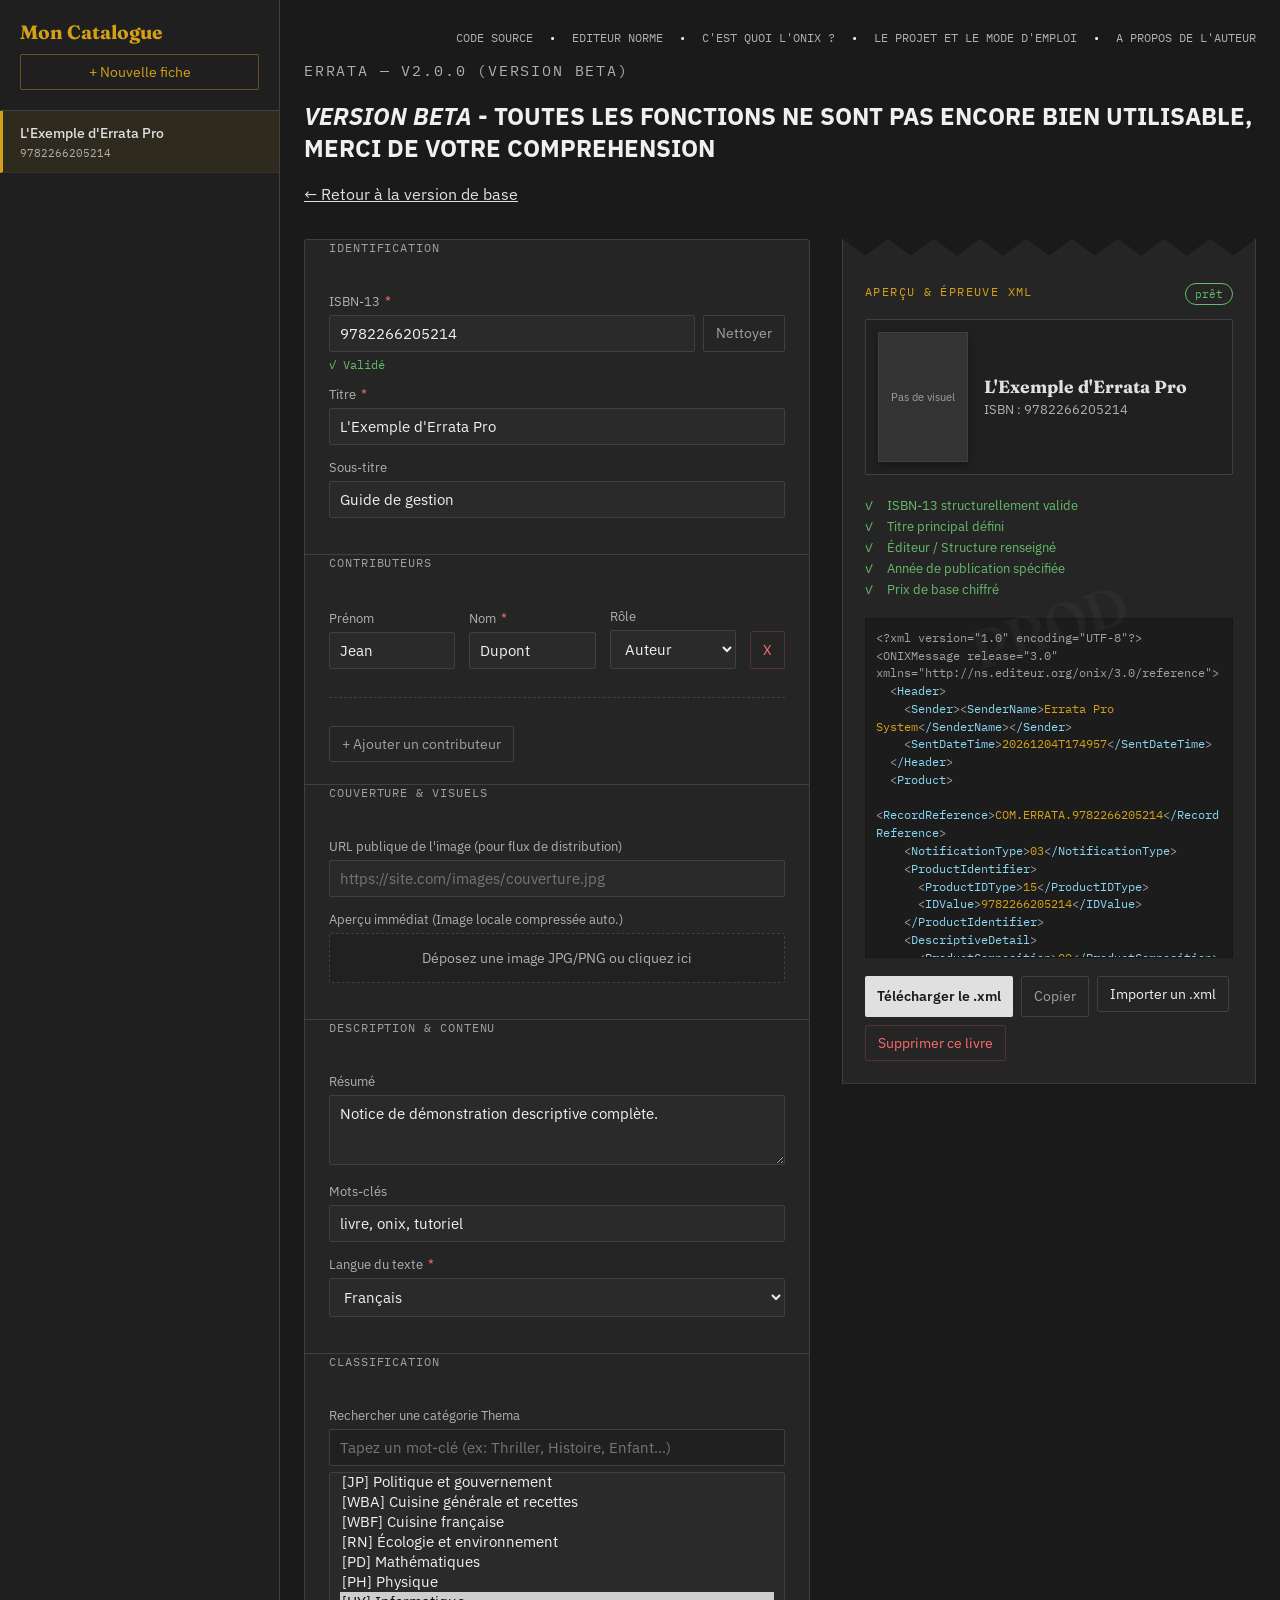
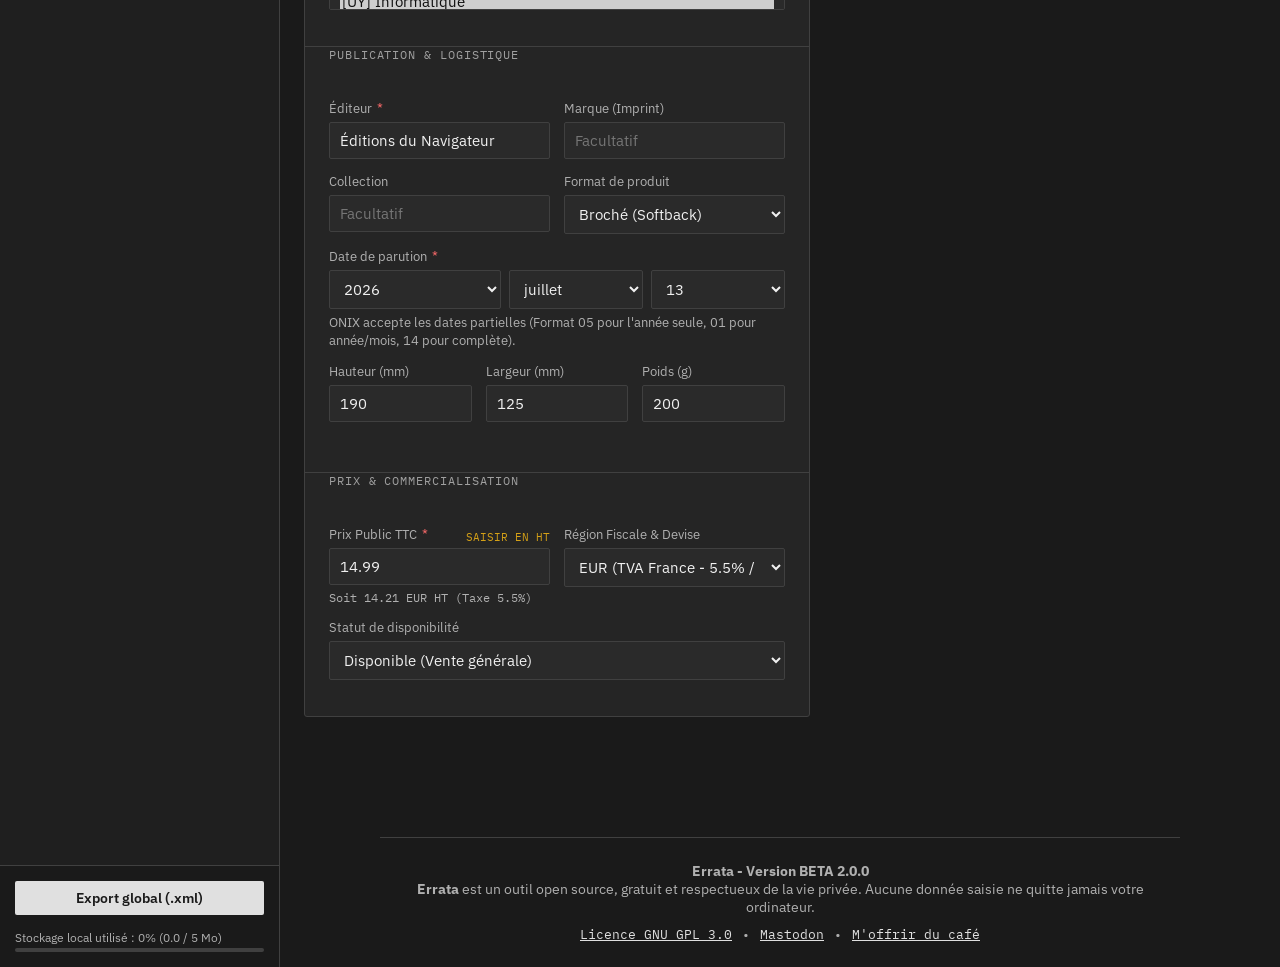
<file: admin/betatestindex.html>
<!DOCTYPE html>
<html lang="fr">
<head>
<meta charset="UTF-8">
<meta name="viewport" content="width=device-width, initial-scale=1.0">
<title>Errata Pro — Générateur & Catalogue ONIX 3.0</title>
<meta name="description" content="Générez et gérez votre catalogue de fiches ONIX 3.0, entièrement dans votre navigateur. Aucune donnée n'est envoyée à un serveur.">
<link rel="icon" href="data:image/svg+xml,%3Csvg xmlns='http://www.w3.org/2000/svg' viewBox='0 0 100 100'%3E%3Crect width='100' height='100' fill='%231A1A1A'/%3E%3Ctext x='50' y='68' font-size='60' text-anchor='middle' fill='%23D4A017' font-family='serif'%3EO%3C/text%3E%3C/svg%3E">
<link rel="preconnect" href="https://fonts.googleapis.com">
<link rel="preconnect" href="https://fonts.gstatic.com" crossorigin>
<link href="https://fonts.googleapis.com/css2?family=Fraunces:opsz,wght@9..144,400;9..144,500;9..144,600&family=IBM+Plex+Sans:wght@400;500;600&family=IBM+Plex+Mono:wght@400;500&display=swap" rel="stylesheet">
<style>
  :root{
    --paper:#1A1A1A;
    --card:#252525;
    --ink:#E0E0E0;
    --ink-soft:#A0A0A0;
    --accent-red:#FF6B6B;
    --accent-gold:#D4A017;
    --line:#404040;
    --text:#F0F0F0;
    --text-muted:#B0B0B0;
    --ok:#66BB6A;
    --drag-bg: rgba(214, 160, 23, 0.1);
    --sidebar-width: 280px;
  }
  *{box-sizing:border-box;}
  html,body{margin:0;padding:0;background:var(--paper);color:var(--text);font-family:'IBM Plex Sans', sans-serif;}
  body { display: flex; min-height: 100vh; flex-direction: column; }
  a{color:var(--ink);}
  
  .app-container { display: flex; flex: 1; position: relative; }
  
  aside.sidebar {
    width: var(--sidebar-width);
    border-right: 1px solid var(--line);
    background: #1f1f1f;
    display: flex;
    flex-direction: column;
    flex-shrink: 0;
  }
  .sidebar-header {
    padding: 20px;
    border-bottom: 1px solid var(--line);
  }
  .sidebar-title {
    font-family: 'Fraunces', serif;
    font-size: 1.2rem;
    margin: 0 0 10px 0;
    color: var(--accent-gold);
  }
  .book-list {
    flex: 1;
    overflow-y: auto;
    list-style: none;
    padding: 0;
    margin: 0;
  }
  .book-item {
    padding: 12px 20px;
    border-bottom: 1px solid rgba(255,255,255,0.03);
    cursor: pointer;
    transition: background 0.2s;
    display: flex;
    flex-direction: column;
    gap: 4px;
  }
  .book-item:hover { background: rgba(255,255,255,0.02); }
  .book-item.active {
    background: rgba(212, 160, 23, 0.08);
    border-left: 3px solid var(--accent-gold);
    padding-left: 17px;
  }
  .book-item-title { font-size: 0.9rem; font-weight: 500; color: var(--ink); white-space: nowrap; overflow: hidden; text-overflow: ellipsis; }
  .book-item-meta { font-family: 'IBM Plex Mono', monospace; font-size: 0.7rem; color: var(--text-muted); }
  .sidebar-footer {
    padding: 15px;
    border-top: 1px solid var(--line);
    display: flex;
    flex-direction: column;
    gap: 10px;
    background: #1a1a1a;
  }

  .workspace { flex: 1; display: flex; flex-direction: column; overflow-x: hidden; }
  
  header.top{
    max-width:1180px;
    width: 100%;
    margin:0 auto;
    padding:30px 24px 15px;
  }
  .top-nav {
    display: flex;
    justify-content: flex-end;
    gap: 16px;
    margin-bottom: 15px;
    font-family: 'IBM Plex Mono', monospace;
    font-size: 0.75rem;
    text-transform: uppercase;
  }
  .top-nav a { color: var(--text-muted); text-decoration: none; }
  .top-nav a:hover { color: var(--accent-gold); }
  .eyebrow{ font-family:'IBM Plex Mono', monospace; text-transform:uppercase; letter-spacing:.12em; font-size:.72rem; color:var(--accent-gold); margin:0 0 5px; }
  h1{ font-family:'Fraunces', serif; font-weight:600; font-size:2.2rem; margin:0 0 5px; color:var(--ink); }
  header.top p{ max-width:640px; color:var(--text-muted); font-size:0.95rem; margin:0; }
  
  .disclaimer{ max-width:1180px; width: 100%; margin: 10px auto 0; padding:0 24px; }
  .disclaimer .box{ border:1px solid var(--line); border-left:3px solid var(--accent-red); background:var(--card); padding:10px 14px; font-size:.82rem; color:var(--text-muted); border-radius:2px; }
  
  main.layout{
    max-width:1180px;
    width: 100%;
    margin:20px auto 0;
    padding:0 24px 80px;
    display:grid;
    grid-template-columns:1.1fr 0.9fr;
    gap:32px;
    align-items:start;
  }
  
  @media (max-width: 1100px){ main.layout{ grid-template-columns:1fr; } sidebar { display: none; } }
  
  .card{ background:var(--card); border:1px solid var(--line); border-radius:3px; }
  fieldset{ border:none; padding:22px 24px; margin:0; border-bottom:1px solid var(--line); }
  fieldset:last-of-type{border-bottom:none;}
  legend{ font-family:'IBM Plex Mono', monospace; text-transform:uppercase; letter-spacing:.08em; font-size:.72rem; color:var(--ink-soft); padding:0; margin-bottom:16px; }
  .field{margin-bottom:14px;}
  .row{display:grid; grid-template-columns:1fr 1fr; gap:14px;}
  .row-3{display:grid; grid-template-columns:1fr 1fr 1fr; gap:14px;}
  .isbn-input-wrapper { display: flex; gap: 8px; }
  label{ display:block; font-size:.8rem; color:var(--text-muted); margin-bottom:5px; }
  label .req{color:var(--accent-red); margin-left:2px;}
  
  input[type=text], input[type=number], select, textarea{
    width:100%; font-family:'IBM Plex Sans', sans-serif; font-size:.92rem; color: var(--text); background:#2a2a2a; border:1px solid var(--line); border-radius:2px; padding:8px 10px;
  }
  input:focus, select:focus, textarea:focus{ border-color: var(--accent-gold); outline: 2px solid var(--accent-gold); }
  textarea{resize:vertical; min-height:70px;}
  
  .storage-gauge-container { font-size: 0.75rem; color: var(--text-muted); margin-top: 5px; }
  .storage-bar-wrap { width: 100%; height: 4px; background: var(--line); border-radius: 2px; margin-top: 3px; overflow: hidden; }
  .storage-bar { height: 100%; width: 0%; background: var(--accent-gold); transition: width 0.3s; }
  .storage-bar.warning { background: var(--accent-red); }

  .date-group { display: flex; gap: 8px; }
  
  .price-header-row { display: flex; justify-content: space-between; align-items: center; }
  .switch-price-mode { font-size: 0.7rem; color: var(--accent-gold); cursor: pointer; font-family: 'IBM Plex Mono', monospace; text-transform: uppercase; }

  .search-select-wrapper { position: relative; }
  .search-input { margin-bottom: 6px; background: #202020 !important; }

  .preview-book-container { display: flex; gap: 16px; margin-bottom: 20px; background: rgba(0,0,0,0.15); padding: 12px; border-radius: 2px; border: 1px solid var(--line); }
  .preview-cover-box { width: 90px; height: 130px; background: #333; border: 1px solid var(--line); display: flex; align-items: center; justify-content: center; font-size: 0.7rem; color: var(--ink-soft); text-align: center; flex-shrink: 0; background-size: cover; background-position: center; box-shadow: 0 4px 8px rgba(0,0,0,0.3); }
  .preview-book-info { display: flex; flex-direction: column; justify-content: center; }
  .preview-book-title { font-family: 'Fraunces', serif; font-size: 1.1rem; color: var(--ink); margin: 0 0 4px 0; line-height: 1.2; }
  .preview-book-meta { font-size: 0.8rem; color: var(--text-muted); }

  .cover-dropzone { border: 1px dashed var(--line); padding: 15px; text-align: center; background: rgba(0,0,0,0.1); border-radius: 2px; cursor: pointer; font-size: 0.85rem; color: var(--text-muted); }
  .cover-dropzone:hover { border-color: var(--accent-gold); color: var(--text); }

  .isbn-status{ font-family:'IBM Plex Mono', monospace; font-size:.75rem; margin-top:5px; }
  .isbn-status.ok{color:var(--ok);}
  .isbn-status.bad{color:var(--accent-red);}
  
  .contributor-row{ display:grid; grid-template-columns:1fr 1fr 1fr auto; gap:14px; align-items:flex-end; margin-bottom:14px; border-bottom: 1px dashed var(--line); padding-bottom: 14px; }
  @media (max-width:768px){.contributor-row{grid-template-columns:1fr;}}
  
  button, .btn-label{ font-family:'IBM Plex Sans', sans-serif; cursor:pointer; font-size: 0.85rem; padding: 8px 12px; border-radius: 2px; border: 1px solid var(--line); background: transparent; color: var(--text); }
  button:hover, .btn-label:hover { border-color: var(--ink-soft); }
  .btn-ghost{ border-color: var(--line); color: var(--ink-soft); }
  .btn-primary{ background:var(--ink); color:#1a1a1a; border:none; font-weight:600; }
  .btn-primary:hover{background:var(--ink-soft);}
  .btn-primary:disabled{ background:#444; color:#777; cursor:not-allowed; }
  .btn-accent { color: var(--accent-gold); border-color: rgba(212, 160, 23, 0.4); }
  .btn-accent:hover { border-color: var(--accent-gold); background: rgba(212, 160, 23, 0.05); }
  .btn-remove{ color:var(--accent-red); border-color: rgba(255, 107, 107, 0.2); }
  .btn-remove:hover{ border-color:var(--accent-red); background: rgba(255, 107, 107, 0.05); }
  
  .proof-wrap{ position:sticky; top:24px; }
  .proof{ position:relative; background:var(--card); border:1px solid var(--line); border-top:none; clip-path:polygon(0.0% 0%, 5.56% 2%, 11.11% 0%, 16.67% 2%, 22.22% 0%, 27.78% 2%, 33.33% 0%, 38.89% 2%, 44.44% 0%, 50.0% 2%, 55.56% 0%, 61.11% 2%, 66.67% 0%, 72.22% 2%, 77.78% 0%, 83.33% 2%, 88.89% 0%, 94.44% 2%, 100.0% 0%, 100% 100%, 0% 100%); padding:44px 22px 22px; }
  .proof::before{ content:"PROD"; position:absolute; top:46%; left:50%; transform:translate(-50%,-50%) rotate(-18deg); font-family:'Fraunces', serif; font-size:3.4rem; font-weight:600; color:var(--ink); opacity:.04; white-space:nowrap; pointer-events:none; }
  .proof-head{ display:flex; justify-content:space-between; align-items:center; margin-bottom:14px; }
  .status-pill{ font-family:'IBM Plex Mono', monospace; font-size:.7rem; padding:3px 9px; border-radius:20px; border:1px solid var(--line); color:var(--text-muted); }
  .status-pill.ready{ color:var(--ok); border-color:var(--ok); }
  
  pre#xmlOutput{ font-family:'IBM Plex Mono', monospace; font-size:.74rem; line-height:1.5; white-space:pre-wrap; word-break:break-word; max-height:340px; overflow-y:auto; margin:0 0 18px; color:var(--ink-soft); background: #1c1c1c; padding: 10px; border: 1px solid rgba(0,0,0,0.2); }
  .tag{color:#8ad6f2;}
  .val{color:var(--accent-gold);}
  
  .checklist{ list-style:none; padding:0; margin:0 0 18px; font-size:.82rem; }
  .checklist li{ display:flex; align-items:center; gap:8px; padding:2px 0; color:var(--text-muted); }
  .checklist li.done{color:var(--ok);}
  .checklist .mark{ font-family:'IBM Plex Mono', monospace; width:14px; color:var(--accent-red); }
  .checklist li.done .mark{color:var(--ok);}
  
  .proof-actions{ display:flex; gap:8px; flex-wrap:wrap; }
  footer.note { max-width: 800px; margin: 40px auto 0; padding: 24px; border-top: 1px solid var(--line); text-align: center; font-size: 0.85rem; color: var(--text-muted); }
  .footer-links { margin-top: 10px; font-family: 'IBM Plex Mono', monospace; font-size: 0.8rem; display: flex; justify-content: center; gap: 10px; }
</style>
</head>
<body>

  <div class="app-container">
    
    <aside class="sidebar">
      <div class="sidebar-header">
        <h3 class="sidebar-title">Mon Catalogue</h3>
        <button type="button" class="btn-accent" id="newBookBtn" style="width:100%;">+ Nouvelle fiche</button>
      </div>
      <ul class="book-list" id="bookSidebarList">
        </ul>
      <div class="sidebar-footer">
        <button type="button" id="exportBatchBtn" class="btn-primary" style="width:100%;">Export global (.xml)</button>
        <div class="storage-gauge-container">
          Stockage local utilisé : <span id="storageSizeText">0%</span>
          <div class="storage-bar-wrap">
            <div class="storage-bar" id="storageGauge"></div>
          </div>
        </div>
      </div>
    </aside>

    <div class="workspace">
      <header class="top">
        <nav class="top-nav">
            <a href="https://github.com/Ax4M3/Errata" target="_blank">Code Source</a>
            <span> • </span>
            <a href="https://www.editeur.org/93/ONIX-for-Books/" target="_blank">EDItEUR Norme</a>
            <span> • </span>
            <a href="pages/about.html">C'est quoi l'ONIX ?</a>
            <span> • </span>
            <a href="pages/project.html">Le Projet et le mode d'emploi</a>
            <span> • </span>
            <a href="pages/about-me.html">A propos de l'auteur</a>
        </nav>
        <p class="eyebrow">Errata — v2.0.0 (Version BETA)</p>
        <h2><em>VERSION BETA</em> - TOUTES LES FONCTIONS NE SONT PAS ENCORE BIEN UTILISABLE, MERCI DE VOTRE COMPREHENSION</h2>
        <a href="https://ax4m3.github.io/Errata/" class="btn-back">← Retour à la version de base</a>
      </header>

      <main class="layout">
        <form class="card" id="onixForm" autocomplete="off" onsubmit="event.preventDefault();">
          <fieldset>
            <legend>Identification</legend>
            <div class="field">
              <label for="isbn">ISBN-13 <span class="req">*</span></label>
              <div class="isbn-input-wrapper">
                <input type="text" id="isbn" inputmode="numeric" placeholder="978XXXXXXXXXX" maxlength="17" required>
                <button type="button" class="btn-ghost" id="cleanIsbnBtn">Nettoyer</button>
              </div>
              <div class="isbn-status neutral" id="isbnStatus">Saisissez les 13 chiffres.</div>
            </div>
            <div class="field">
              <label for="title">Titre <span class="req">*</span></label>
              <input type="text" id="title" placeholder="Le titre du livre" required>
            </div>
            <div class="field">
              <label for="subtitle">Sous-titre</label>
              <input type="text" id="subtitle" placeholder="Facultatif">
            </div>
          </fieldset>

          <fieldset>
            <legend>Contributeurs</legend>
            <div id="contributors"></div>
            <button type="button" class="btn-ghost" id="addContributor" style="margin-top:14px;">+ Ajouter un contributeur</button>
          </fieldset>

          <fieldset>
            <legend>Couverture &amp; Visuels</legend>
            <div class="field">
              <label for="coverUrl">URL publique de l'image (pour flux de distribution)</label>
              <input type="text" id="coverUrl" placeholder="https://site.com/images/couverture.jpg">
            </div>
            <div class="field">
              <label>Aperçu immédiat (Image locale compressée auto.)</label>
              <div class="cover-dropzone" id="coverLocalZone">
                Déposez une image JPG/PNG ou cliquez ici
              </div>
              <input type="file" id="coverLocalFile" accept="image/jpeg,image/png" style="display:none;">
            </div>
          </fieldset>

          <fieldset>
            <legend>Description &amp; Contenu</legend>
            <div class="field">
              <label for="summary">Résumé</label>
              <textarea id="summary" placeholder="Présentation textuelle de l'ouvrage (TextType 03)"></textarea>
            </div>
            <div class="field">
              <label for="keywords">Mots-clés</label>
              <input type="text" id="keywords" placeholder="mot1, mot2, expression complète">
            </div>
            <div class="field">
              <label for="language">Langue du texte <span class="req">*</span></label>
              <select id="language" required></select>
            </div>
          </fieldset>

          <fieldset>
            <legend>Classification</legend>
            <div class="field">
              <label for="subjectSearch">Rechercher une catégorie Thema</label>
              <div class="search-select-wrapper">
                <input type="text" id="subjectSearch" class="search-input" placeholder="Tapez un mot-clé (ex: Thriller, Histoire, Enfant...)">
                <select id="subject" size="6">
                  </select>
              </div>
            </div>
          </fieldset>

          <fieldset>
            <legend>Publication &amp; Logistique</legend>
            <div class="row">
              <div class="field">
                <label for="publisher">Éditeur <span class="req">*</span></label>
                <input type="text" id="publisher" placeholder="Nom de la structure" required>
              </div>
              <div class="field">
                <label for="imprint">Marque (Imprint)</label>
                <input type="text" id="imprint" placeholder="Facultatif">
              </div>
            </div>
            <div class="row">
              <div class="field">
                <label for="collection">Collection</label>
                <input type="text" id="collection" placeholder="Facultatif">
              </div>
              <div class="field">
                <label for="productForm">Format de produit</label>
                <select id="productForm">
                  <option value="BC">Broché (Softback)</option>
                  <option value="BB">Relié (Hardback)</option>
                  <option value="ED">Numérique (Digital file)</option>
                </select>
              </div>
            </div>
            <div class="field">
              <label>Date de parution <span class="req">*</span></label>
              <div class="date-group">
                <select id="pubDateYear" style="flex:2;"></select>
                <select id="pubDateMonth" style="flex:1.5;">
                  <option value="">Mois inconnu</option>
                </select>
                <select id="pubDateDay" style="flex:1.5;">
                  <option value="">Jour inconnu</option>
                </select>
              </div>
              <small style="color:var(--text-muted); display:block; margin-top:4px;">ONIX accepte les dates partielles (Format 05 pour l'année seule, 01 pour année/mois, 14 pour complète).</small>
            </div>
            <div class="row-3 field" id="logisticsRow">
              <div class="field">
                <label for="height">Hauteur (mm)</label>
                <input type="number" id="height" min="0" placeholder="190">
              </div>
              <div class="field">
                <label for="width">Largeur (mm)</label>
                <input type="number" id="width" min="0" placeholder="125">
              </div>
              <div class="field">
                <label for="weight">Poids (g)</label>
                <input type="number" id="weight" min="0" placeholder="240">
              </div>
            </div>
          </fieldset>

          <fieldset>
            <legend>Prix &amp; Commercialisation</legend>
            <div class="row">
              <div class="field">
                <div class="price-header-row">
                  <label id="priceInputLabel" for="price">Prix Public TTC <span class="req">*</span></label>
                  <span class="switch-price-mode" id="togglePriceMode">Saisir en HT</span>
                </div>
                <input type="number" id="price" min="0" step="0.01" placeholder="19.90" required>
                <div id="priceCalculated" style="font-family:'IBM Plex Mono', monospace; font-size:.75rem; color:var(--text-muted); margin-top:5px;"></div>
              </div>
              <div class="field">
                <label for="currency">Région Fiscale &amp; Devise</label>
                <select id="currency">
                  <option value="EUR-FR">EUR (TVA France - 5.5% / Numérique 4%)</option>
                  <option value="EUR-BE">EUR (TVA Belgique - 6%)</option>
                  <option value="CHF">CHF (TVA Suisse - 2.6%)</option>
                  <option value="USD">USD (Sans Taxe - USA)</option>
                  <option value="GBP">GBP (Zéro Taxe - UK)</option>
                  <option value="CAD">CAD (TPS Canada - 5%)</option>
                </select>
              </div>
            </div>
            <div class="field">
              <label for="availability">Statut de disponibilité</label>
              <select id="availability">
                <option value="20">Disponible (Vente générale)</option>
                <option value="10">À paraître (Précommande)</option>
                <option value="40">Disponibilité incertaine / Réimpression</option>
                <option value="31">Épuisé commercialement</option>
              </select>
            </div>
          </fieldset>
        </form>

        <div class="proof-wrap">
          <div class="proof" id="dropZone">
            <div class="proof-head">
              <p class="eyebrow">Aperçu &amp; Épreuve XML</p>
              <span class="status-pill" id="statusPill">incomplet</span>
            </div>
            
            <div class="preview-book-container">
              <div class="preview-cover-box" id="previewCover">Pas de visuel</div>
              <div class="preview-book-info">
                <h3 class="preview-book-title" id="previewTitle">Sans titre</h3>
                <div class="preview-book-meta" id="previewMeta">ISBN : —</div>
              </div>
            </div>

            <ul class="checklist" id="checklist"></ul>
            <pre id="xmlOutput"></pre>
            <div class="proof-actions">
              <button type="button" class="btn-primary" id="downloadBtn" disabled>Télécharger le .xml</button>
              <button type="button" class="btn-ghost" id="copyBtn" disabled>Copier</button>
              <label for="importFile" class="btn-label">Importer un .xml</label>
              <input type="file" id="importFile" accept=".xml" style="display:none;">
              <button type="button" class="btn-remove" id="deleteBookBtn">Supprimer ce livre</button>
            </div>
          </div>
        </div>
      </main>

  <footer class="note">
    <div><strong>Errata - Version BETA 2.0.0</strong></div>
    <div><strong>Errata</strong> est un outil open source, gratuit et respectueux de la vie privée. Aucune donnée saisie ne quitte jamais votre ordinateur.</div>
    <div class="footer-links">
        <a href="pages/license.html" target="_blank" rel="noopener noreferrer">Licence GNU GPL 3.0</a>
        <span> • </span>
        <a href="https://piaille.fr/@Axm" target="_blank" rel="noopener noreferrer">Mastodon</a>
        <span> • </span>
        <a href="https://liberapay.com/AxM3/donate" target="_blank" rel="noopener noreferrer">M'offrir du café</a>
  </footer>
    </div>
  </div>

<script>
(function(){
  const STORAGE_KEY_CATALOG = 'errata-pro-catalog';
  const STORAGE_KEY_ACTIVE = 'errata-pro-active-id';
  
  const THEMA_LIST = [
    {code:"FBA", label:"Fiction contemporaine"},{code:"FBC", label:"Fiction classique"},{code:"FV", label:"Fiction historique"},
    {code:"FC", label:"Fiction biographique"},{code:"FL", label:"Science-fiction"},{code:"FM", label:"Fantasy"},
    {code:"FF", label:"Policier / roman à énigme"},{code:"FH", label:"Thriller / suspense"},{code:"FK", label:"Horreur / fantastique"},
    {code:"FJ", label:"Aventure"},{code:"FR", label:"Romance"},{code:"FT", label:"Saga familiale"},
    {code:"FN", label:"Mythes et légendes"},{code:"FLX", label:"Fiction littéraire générale"},
    {code:"YFB", label:"Jeunesse — fiction générale"},{code:"YFH", label:"Jeunesse — fantasy"},{code:"YFG", label:"Jeunesse — science-fiction"},
    {code:"YFT", label:"Jeunesse — fiction historique"},{code:"YFC", label:"Jeunesse — aventure"},{code:"YBC", label:"Jeunesse — livres d'images"},
    {code:"DNB", label:"Biographie"},{code:"DNBA", label:"Autobiographie"},{code:"DNC", label:"Mémoires"},{code:"DNL", label:"Essai littéraire"},
    {code:"JB", label:"Société et culture — généralités"},{code:"JH", label:"Sociologie et anthropologie"},{code:"JN", label:"Éducation"},
    {code:"JP", label:"Politique et gouvernement"},{code:"WBA", label:"Cuisine générale et recettes"},{code:"WBF", label:"Cuisine française"},
    {code:"RN", label:"Écologie et environnement"},{code:"PD", label:"Mathématiques"},{code:"PH", label:"Physique"},{code:"UY", label:"Informatique"}
  ];

  const ROLES_LIST = [
    { code: 'A01', label: 'Auteur' }, { code: 'A18', label: 'Co-auteur' }, { code: 'A02', label: 'Avec la participation de' },
    { code: 'A12', label: 'Illustré par' }, { code: 'B06', label: 'Traduit par (Traducteur)' }, { code: 'B01', label: 'Sous la direction de' }
  ];

  const LANGS_LIST = [
    { code: 'fre', label: 'Français' }, { code: 'eng', label: 'Anglais' }, { code: 'spa', label: 'Espagnol' },
    { code: 'ger', label: 'Allemand' }, { code: 'ita', label: 'Italien' }, { code: 'por', label: 'Portugais' }
  ];

  let catalog = {};
  let activeBookId = "";
  let priceInputMode = "TTC";

  const formFields = ['isbn', 'title', 'subtitle', 'summary', 'keywords', 'subject', 'publisher', 'imprint', 'collection', 'productForm', 'currency', 'availability', 'language', 'height', 'width', 'weight', 'coverUrl'];
  const els = {};
  formFields.forEach(id => els[id] = document.getElementById(id));

  const selectYear = document.getElementById('pubDateYear');
  const selectMonth = document.getElementById('pubDateMonth');
  const selectDay = document.getElementById('pubDateDay');
  const togglePriceMode = document.getElementById('togglePriceMode');
  const priceInputLabel = document.getElementById('priceInputLabel');
  const inputPrice = document.getElementById('price');
  const calculatedPriceEl = document.getElementById('priceCalculated');
  const subjectSearch = document.getElementById('subjectSearch');
  const sidebarList = document.getElementById('bookSidebarList');
  const storageGauge = document.getElementById('storageGauge');
  const storageSizeText = document.getElementById('storageSizeText');

  function initSelectors() {
    const currentYear = new Date().getFullYear();
    selectYear.innerHTML = `<option value="">— Année de parution * —</option>`;
    for(let y = currentYear + 5; y >= currentYear - 50; y--) {
      selectYear.innerHTML += `<option value="${y}">${y}</option>`;
    }
    for(let m = 1; m <= 12; m++) {
      selectMonth.innerHTML += `<option value="${String(m).padStart(2,'0')}">${new Date(2000, m-1).toLocaleString('fr', {month:'long'})}</option>`;
    }
    for(let d = 1; d <= 31; d++) {
      selectDay.innerHTML += `<option value="${String(d).padStart(2,'0')}">${d}</option>`;
    }
    els.language.innerHTML = LANGS_LIST.map(l => `<option value="${l.code}">${l.label}</option>`).join('');
    els.language.value = "fre";
    
    populateThema("");
  }

  function populateThema(filter) {
    const term = filter.toLowerCase();
    els.subject.innerHTML = THEMA_LIST
      .filter(item => item.code.toLowerCase().includes(term) || item.label.toLowerCase().includes(term))
      .map(item => `<option value="${item.code}">[${item.code}] ${item.label}</option>`).join('');
  }

  function getTaxDetails(currencySelector, currentProductForm) {
    const isDigital = currentProductForm === 'ED';
    switch (currencySelector) {
      case 'EUR-BE': return { rate: '6.0', value: 0.06, currency: 'EUR', label: 'BE' };
      case 'CHF': return { rate: '2.6', value: 0.026, currency: 'CHF', label: 'CH' };
      case 'CAD': return { rate: '5.0', value: 0.05, currency: 'CAD', label: 'CA' };
      case 'GBP': return { rate: '0.0', value: 0.0, currency: 'GBP', label: 'GB' };
      case 'USD': return { rate: '0.0', value: 0.0, currency: 'USD', label: 'US' };
      default: return { rate: isDigital ? '4.0' : '5.5', value: isDigital ? 0.04 : 0.055, currency: 'EUR', label: 'FR' };
    }
  }

  function updatePriceLabels() {
    const value = parseFloat(inputPrice.value) || 0;
    const tax = getTaxDetails(els.currency.value, els.productForm.value);
    
    if(priceInputMode === "TTC") {
      priceInputLabel.innerHTML = 'Prix Public TTC <span class="req">*</span>';
      togglePriceMode.textContent = "Saisir en HT";
      const calculatedHT = value / (1 + tax.value);
      calculatedPriceEl.textContent = value > 0 ? `Soit ${calculatedHT.toFixed(2)} ${tax.currency} HT (Taxe ${tax.rate}%)` : '';
    } else {
      priceInputLabel.innerHTML = 'Prix Public HT <span class="req">*</span>';
      togglePriceMode.textContent = "Saisir en TTC";
      const calculatedTTC = value * (1 + tax.value);
      calculatedPriceEl.textContent = value > 0 ? `Soit ${calculatedTTC.toFixed(2)} ${tax.currency} TTC (Taxe ${tax.rate}%)` : '';
    }
  }

  function processAndCompressCover(file) {
    if (!file || !file.type.startsWith('image/')) return;
    const reader = new FileReader();
    reader.onload = function(e) {
      const img = new Image();
      img.onload = function() {
        const canvas = document.createElement('canvas');
        const MAX_WIDTH = 400;
        const scale = MAX_WIDTH / img.width;
        
        if(img.width > MAX_WIDTH) {
          canvas.width = MAX_WIDTH;
          canvas.height = img.height * scale;
        } else {
          canvas.width = img.width;
          canvas.height = img.height;
        }
        
        const ctx = canvas.getContext('2d');
        ctx.drawImage(img, 0, 0, canvas.width, canvas.height);
        
        const optimizedBase64 = canvas.toDataURL('image/jpeg', 0.7);
        catalog[activeBookId].localCover = optimizedBase64;
        
        saveCatalog();
        updateWorkspace();
      };
      img.src = e.target.result;
    };
    reader.readAsDataURL(file);
  }

  function validateIsbn(raw){
    const clean = (raw || '').replace(/[^0-9Xx]/g,'').toUpperCase();
    if(clean.length === 0) return { state:'neutral', msg:'Saisissez les 13 chiffres.' };
    if(clean.length !== 13 || !/^\d{13}$/.test(clean)) return { state:'bad', msg:'L’ISBN doit contenir 13 chiffres.' };
    
    let sum = 0;
    for(let i=0; i<12; i++) sum += parseInt(clean[i],10) * ((i % 2 === 0) ? 1 : 3);
    const expected = (10 - (sum % 10)) % 10;
    
    if(expected === parseInt(clean[12],10)) return { state:'ok', msg:'✓ Validé', clean };
    return { state:'bad', msg:`✗ Clé invalide (Attendu : ${expected})` };
  }

  function createNewBook() {
    const id = "book_" + Date.now();
    catalog[id] = {
      id: id,
      isbn: "", title: "Nouveau Livre", subtitle: "", summary: "", keywords: "", subject: "",
      publisher: "", imprint: "", collection: "", productForm: "BC", currency: "EUR-FR",
      availability: "20", language: "fre", height: "", width: "", weight: "", coverUrl: "",
      pubYear: "", pubMonth: "", pubDay: "", priceValue: "", priceMode: "TTC",
      contributors: [{ firstname:'', lastname: '', role:'A01', lang: 'eng' }],
      localCover: ""
    };
    activeBookId = id;
    saveCatalog();
    renderSidebar();
    loadActiveBook();
  }

  function saveCatalog() {
    if(!activeBookId || !catalog[activeBookId]) return;
    
    formFields.forEach(f => catalog[activeBookId][f] = els[f].value);
    catalog[activeBookId].pubYear = selectYear.value;
    catalog[activeBookId].pubMonth = selectMonth.value;
    catalog[activeBookId].pubDay = selectDay.value;
    catalog[activeBookId].priceValue = inputPrice.value;
    catalog[activeBookId].priceMode = priceInputMode;
    
    try {
      localStorage.setItem(STORAGE_KEY_CATALOG, JSON.stringify(catalog));
      localStorage.setItem(STORAGE_KEY_ACTIVE, activeBookId);
    } catch(e) {
      alert("Erreur d'écriture : Espace de stockage saturé. Supprimez de vieilles images.");
    }
    updateStorageGauge();
  }

  function updateStorageGauge() {
    const raw = JSON.stringify(localStorage);
    const sizeBytes = raw.length * 2;
    const sizeMBytes = sizeBytes / (1024 * 1024);
    const percent = Math.min(Math.round((sizeMBytes / 5) * 100), 100);
    
    storageSizeText.textContent = `${percent}% (${sizeMBytes.toFixed(1)} / 5 Mo)`;
    storageGauge.style.width = `${percent}%`;
    if(percent > 85) storageGauge.classList.add('warning');
    else storageGauge.classList.remove('warning');
  }

  function loadActiveBook() {
    const data = catalog[activeBookId];
    if(!data) return;
    
    formFields.forEach(f => els[f].value = data[f] || "");
    selectYear.value = data.pubYear || "";
    selectMonth.value = data.pubMonth || "";
    selectDay.value = data.pubDay || "";
    inputPrice.value = data.priceValue || "";
    priceInputMode = data.priceMode || "TTC";
    
    document.getElementById('logisticsRow').style.display = els.productForm.value === 'ED' ? 'none' : 'grid';
    
    renderContributors(data.contributors);
    updateWorkspace();
  }

  function renderSidebar() {
    sidebarList.innerHTML = "";
    Object.values(catalog).forEach(book => {
      const li = document.createElement('li');
      li.className = `book-item ${book.id === activeBookId ? 'active' : ''}`;
      li.innerHTML = `
        <span class="book-item-title">${book.title || 'Sans titre'}</span>
        <span class="book-item-meta">${book.isbn || 'Pas d’ISBN'}</span>
      `;
      li.addEventListener('click', () => {
        saveCatalog();
        activeBookId = book.id;
        loadActiveBook();
        renderSidebar();
      });
      sidebarList.appendChild(li);
    });
  }

  function renderContributors(list) {
    const container = document.getElementById('contributors');
    container.innerHTML = "";
    
    if(!list || list.length === 0) list = [{ firstname:'', lastname: '', role:'A01' }];
    
    list.forEach((c, idx) => {
      const row = document.createElement('div');
      row.className = 'contributor-row';
      row.innerHTML = `
        <div class="field"><label>Prénom</label><input type="text" class="c-fn" value="${c.firstname || ''}"></div>
        <div class="field"><label>Nom <span class="req">*</span></label><input type="text" class="c-ln" value="${c.lastname || ''}"></div>
        <div class="field"><label>Rôle</label><select class="c-role"></select></div>
        <button type="button" class="btn-remove c-del" style="height:38px; margin-bottom:14px;">X</button>
      `;
      
      const selectRole = row.querySelector('.c-role');
      selectRole.innerHTML = ROLES_LIST.map(r => `<option value="${r.code}" ${r.code===c.role?'selected':''}>${r.label}</option>`).join('');
      
      row.querySelector('.c-fn').addEventListener('input', syncContribs);
      row.querySelector('.c-ln').addEventListener('input', syncContribs);
      selectRole.addEventListener('change', syncContribs);
      row.querySelector('.c-del').addEventListener('click', () => {
        if(catalog[activeBookId].contributors.length > 1) {
          row.remove();
          syncContribs();
        }
      });
      
      container.appendChild(row);
    });
  }

  function syncContribs() {
    const list = [];
    document.querySelectorAll('.contributor-row').forEach(row => {
      list.push({
        firstname: row.querySelector('.c-fn').value,
        lastname: row.querySelector('.c-ln').value,
        role: row.querySelector('.c-role').value
      });
    });
    catalog[activeBookId].contributors = list;
    saveCatalog();
    updateWorkspace();
  }

  function buildOnixProductChunk(b) {
    const tax = getTaxDetails(b.currency, b.productForm);
    const parsedPrice = parseFloat(b.priceValue) || 0;
    let computedTTC = parsedPrice;
    
    if(b.priceMode === "HT") {
      computedTTC = parsedPrice * (1 + tax.value);
    }
    
    let dateXml = "";
    if(b.pubYear) {
      if(b.pubMonth && b.pubDay) {
        dateXml = `<PublishingDate><PublishingDateRole>01</PublishingDateRole><Date dateformat="14">${b.pubYear}${b.pubMonth}${b.pubDay}</Date></PublishingDate>`;
      } else if(b.pubMonth) {
        dateXml = `<PublishingDate><PublishingDateRole>01</PublishingDateRole><Date dateformat="01">${b.pubYear}${b.pubMonth}</Date></PublishingDate>`;
      } else {
        dateXml = `<PublishingDate><PublishingDateRole>01</PublishingDateRole><Date dateformat="05">${b.pubYear}</Date></PublishingDate>`;
      }
    }

    const cleanIsbn = b.isbn.replace(/[^0-9Xx]/g,'');
    const escape = (str) => String(str || '').replace(/&/g,'&amp;').replace(/</g,'&lt;').replace(/>/g,'&gt;');
    
    const contribsXml = b.contributors.map((c, i) => `
      <Contributor>
        <SequenceNumber>${i+1}</SequenceNumber>
        <ContributorRole>${c.role}</ContributorRole>
        ${c.firstname ? `<NamesBeforeKey>${escape(c.firstname)}</NamesBeforeKey>` : ''}
        <KeyNames>${escape(c.lastname || 'Anonyme')}</KeyNames>
      </Contributor>`).join('');

    const measureXml = b.productForm !== 'ED' && b.height ? `
      <Measure><MeasureType>01</MeasureType><Measurement>${b.height}</Measurement><MeasureUnitCode>mm</MeasureUnitCode></Measure>
      <Measure><MeasureType>02</MeasureType><Measurement>${b.width}</Measurement><MeasureUnitCode>mm</MeasureUnitCode></Measure>` : '';

    return `  <Product>
    <RecordReference>COM.ERRATA.${cleanIsbn || b.id}</RecordReference>
    <NotificationType>03</NotificationType>
    <ProductIdentifier>
      <ProductIDType>15</ProductIDType>
      <IDValue>${cleanIsbn}</IDValue>
    </ProductIdentifier>
    <DescriptiveDetail>
      <ProductComposition>00</ProductComposition>
      <ProductForm>${b.productForm}</ProductForm>
      <TitleDetail>
        <TitleType>01</TitleType>
        <TitleElement>
          <TitleElementLevel>01</TitleElementLevel>
          <TitleText>${escape(b.title)}</TitleText>
          ${b.subtitle ? `<Subtitle>${escape(b.subtitle)}</Subtitle>` : ''}
        </TitleElement>
      </TitleDetail>
      ${contribsXml}
      <Language><LanguageRole>01</LanguageRole><LanguageCode>${b.language}</LanguageCode></Language>
      ${b.subject ? `<Subject><SubjectSchemeIdentifier>93</SubjectSchemeIdentifier><SubjectCode>${b.subject}</SubjectCode></Subject>` : ''}
      ${measureXml}
    </DescriptiveDetail>
    <CollateralDetail>
      <TextContent>
        <TextType>03</TextType>
        <ContentAudience>00</ContentAudience>
        <Text>${escape(b.summary)}</Text>
      </TextContent>
    </CollateralDetail>
    <PublishingDetail>
      <PublishingStatus>04</PublishingStatus>
      <Publisher>
        <PublishingRole>01</PublishingRole>
        <PublisherName>${escape(b.publisher || 'Non spécifié')}</PublisherName>
      </Publisher>
      ${dateXml}
    </PublishingDetail>
    <ProductSupply>
      <Market><Territory><CountriesIncluded>${tax.label}</CountriesIncluded></Territory></Market>
      <SupplyDetail>
        <ProductAvailability>${b.availability}</ProductAvailability>
        <Price>
          <PriceType>02</PriceType>
          <PriceAmount>${computedTTC.toFixed(2)}</PriceAmount>
          <Tax>
            <TaxType>01</TaxType>
            <TaxRatePercent>${tax.rate}</TaxRatePercent>
          </Tax>
          <CurrencyCode>${tax.currency}</CurrencyCode>
        </Price>
      </SupplyDetail>
    </ProductSupply>
  </Product>`;
  }

  function compileFullOnixMessage(productsArray) {
    const now = new Date().toISOString().replace(/[-:]/g,'').split('.')[0];
    return `<?xml version="1.0" encoding="UTF-8"?>
<ONIXMessage release="3.0" xmlns="http://ns.editeur.org/onix/3.0/reference">
  <Header>
    <Sender><SenderName>Errata Pro System</SenderName></Sender>
    <SentDateTime>${now}</SentDateTime>
  </Header>
${productsArray.map(p => buildOnixProductChunk(p)).join('\n')}
</ONIXMessage>`;
  }

  function updateWorkspace() {
    const current = catalog[activeBookId];
    if(!current) return;
    
    const isbnCheck = validateIsbn(els.isbn.value);
    document.getElementById('isbnStatus').textContent = isbnCheck.msg;
    document.getElementById('isbnStatus').className = "isbn-status " + isbnCheck.state;

    const checks = [
      { label: "ISBN-13 structurellement valide", ok: isbnCheck.state === 'ok' },
      { label: "Titre principal défini", ok: els.title.value.trim().length > 0 },
      { label: "Éditeur / Structure renseigné", ok: els.publisher.value.trim().length > 0 },
      { label: "Année de publication spécifiée", ok: selectYear.value !== "" },
      { label: "Prix de base chiffré", ok: parseFloat(inputPrice.value) > 0 }
    ];
    
    document.getElementById('checklist').innerHTML = checks.map(c => `
      <li class="${c.ok ? 'done' : ''}"><span class="mark">${c.ok ? '✓' : '○'}</span>${c.label}</li>
    `).join('');

    const allValid = checks.every(c => c.ok);
    const statusPill = document.getElementById('statusPill');
    statusPill.textContent = allValid ? "prêt" : "incomplet";
    statusPill.className = "status-pill" + (allValid ? " ready" : "");
    
    document.getElementById('downloadBtn').disabled = !allValid;
    document.getElementById('copyBtn').disabled = !allValid;

    const liveCover = current.localCover || els.coverUrl.value;
    const previewCover = document.getElementById('previewCover');
    if(liveCover) {
      previewCover.style.backgroundImage = `url('${liveCover}')`;
      previewCover.textContent = "";
    } else {
      previewCover.style.backgroundImage = "none";
      previewCover.textContent = "Pas de visuel";
    }
    
    document.getElementById('previewTitle').textContent = els.title.value || "Sans titre";
    document.getElementById('previewMeta').textContent = `ISBN : ${els.isbn.value || '—'}`;

    updatePriceLabels();

    const singleXml = compileFullOnixMessage([current]);
    const cleanOutput = singleXml.replace(/&/g,'&amp;').replace(/</g,'&lt;').replace(/>/g,'&gt;');
    document.getElementById('xmlOutput').innerHTML = cleanOutput
      .replace(/&lt;(\/?[A-Za-z0-9_:]+)&gt;/g, '&lt;<span class="tag">$1</span>&gt;')
      .replace(/(&gt;)([^&]+)(&lt;)/g, '$1<span class="val">$2</span>$3');
  }

  function bindEvents() {
    formFields.forEach(f => els[f].addEventListener('input', () => { saveCatalog(); updateWorkspace(); }));
    formFields.forEach(f => els[f].addEventListener('change', () => { saveCatalog(); updateWorkspace(); }));
    [selectYear, selectMonth, selectDay, inputPrice].forEach(el => el.addEventListener('input', () => { saveCatalog(); updateWorkspace(); }));

    togglePriceMode.addEventListener('click', () => {
      priceInputMode = (priceInputMode === "TTC") ? "HT" : "TTC";
      updatePriceLabels();
      saveCatalog();
    });

    subjectSearch.addEventListener('input', (e) => populateThema(e.target.value));

    document.getElementById('addContributor').addEventListener('click', () => {
      catalog[activeBookId].contributors.push({ firstname: "", lastname: "", role: "A01" });
      renderContributors(catalog[activeBookId].contributors);
    });

    document.getElementById('newBookBtn').addEventListener('click', createNewBook);

    document.getElementById('cleanIsbnBtn').addEventListener('click', () => {
      els.isbn.value = els.isbn.value.replace(/[^0-9Xx]/g,'');
      saveCatalog(); updateWorkspace();
    });

    document.getElementById('deleteBookBtn').addEventListener('click', () => {
      if(Object.keys(catalog).length <= 1) {
        alert("Impossible de vider le catalogue complet. Conservez au moins une fiche vierge.");
        return;
      }
      if(confirm("Confirmer la suppression irréversible de cet enregistrement local ?")) {
        delete catalog[activeBookId];
        activeBookId = Object.keys(catalog)[0];
        saveCatalog();
        renderSidebar();
        loadActiveBook();
      }
    });

    const zone = document.getElementById('coverLocalZone');
    const fInput = document.getElementById('coverLocalFile');
    zone.addEventListener('click', () => fInput.click());
    fInput.addEventListener('change', (e) => processAndCompressCover(e.target.files[0]));

    document.getElementById('downloadBtn').addEventListener('click', () => {
      const blob = new Blob([compileFullOnixMessage([catalog[activeBookId]])], {type:'application/xml'});
      const a = document.createElement('a');
      a.href = URL.createObjectURL(blob);
      a.download = `${els.isbn.value || 'onix-product'}.xml`;
      a.click();
    });

    document.getElementById('exportBatchBtn').addEventListener('click', () => {
      const allBooks = Object.values(catalog);
      const batchXml = compileFullOnixMessage(allBooks);
      const blob = new Blob([batchXml], {type:'application/xml'});
      const a = document.createElement('a');
      a.href = URL.createObjectURL(blob);
      a.download = `catalogue-complet-onix.xml`;
      a.click();
    });

    document.getElementById('copyBtn').addEventListener('click', () => {
      navigator.clipboard.writeText(compileFullOnixMessage([catalog[activeBookId]]));
      const old = copyBtn.textContent; copyBtn.textContent = "Copié !";
      setTimeout(() => copyBtn.textContent = old, 1500);
    });
  }

  initSelectors();
  
  try {
    const savedCat = localStorage.getItem(STORAGE_KEY_CATALOG);
    const savedActive = localStorage.getItem(STORAGE_KEY_ACTIVE);
    if(savedCat) {
      catalog = JSON.parse(savedCat);
      activeBookId = savedActive && catalog[savedActive] ? savedActive : Object.keys(catalog)[0];
    }
  } catch(e) {}

  if(!activeBookId || Object.keys(catalog).length === 0) {
    catalog = {};
    const id = "book_init";
    catalog[id] = {
      id: id, isbn: "9782266205214", title: "L'Exemple d'Errata Pro", subtitle: "Guide de gestion",
      summary: "Notice de démonstration descriptive complète.", keywords: "livre, onix, tutoriel",
      subject: "UY", publisher: "Éditions du Navigateur", imprint: "", collection: "",
      productForm: "BC", currency: "EUR-FR", availability: "20", language: "fre",
      height: "190", width: "125", weight: "200", coverUrl: "",
      pubYear: "2026", pubMonth: "07", pubDay: "13", priceValue: "14.99", priceMode: "TTC",
      contributors: [{ firstname: "Jean", lastname: "Dupont", role: "A01" }], localCover: ""
    };
    activeBookId = id;
  }

  bindEvents();
  renderSidebar();
  loadActiveBook();
  updateStorageGauge();

})();
</script>
</body>
</html>
</file>
